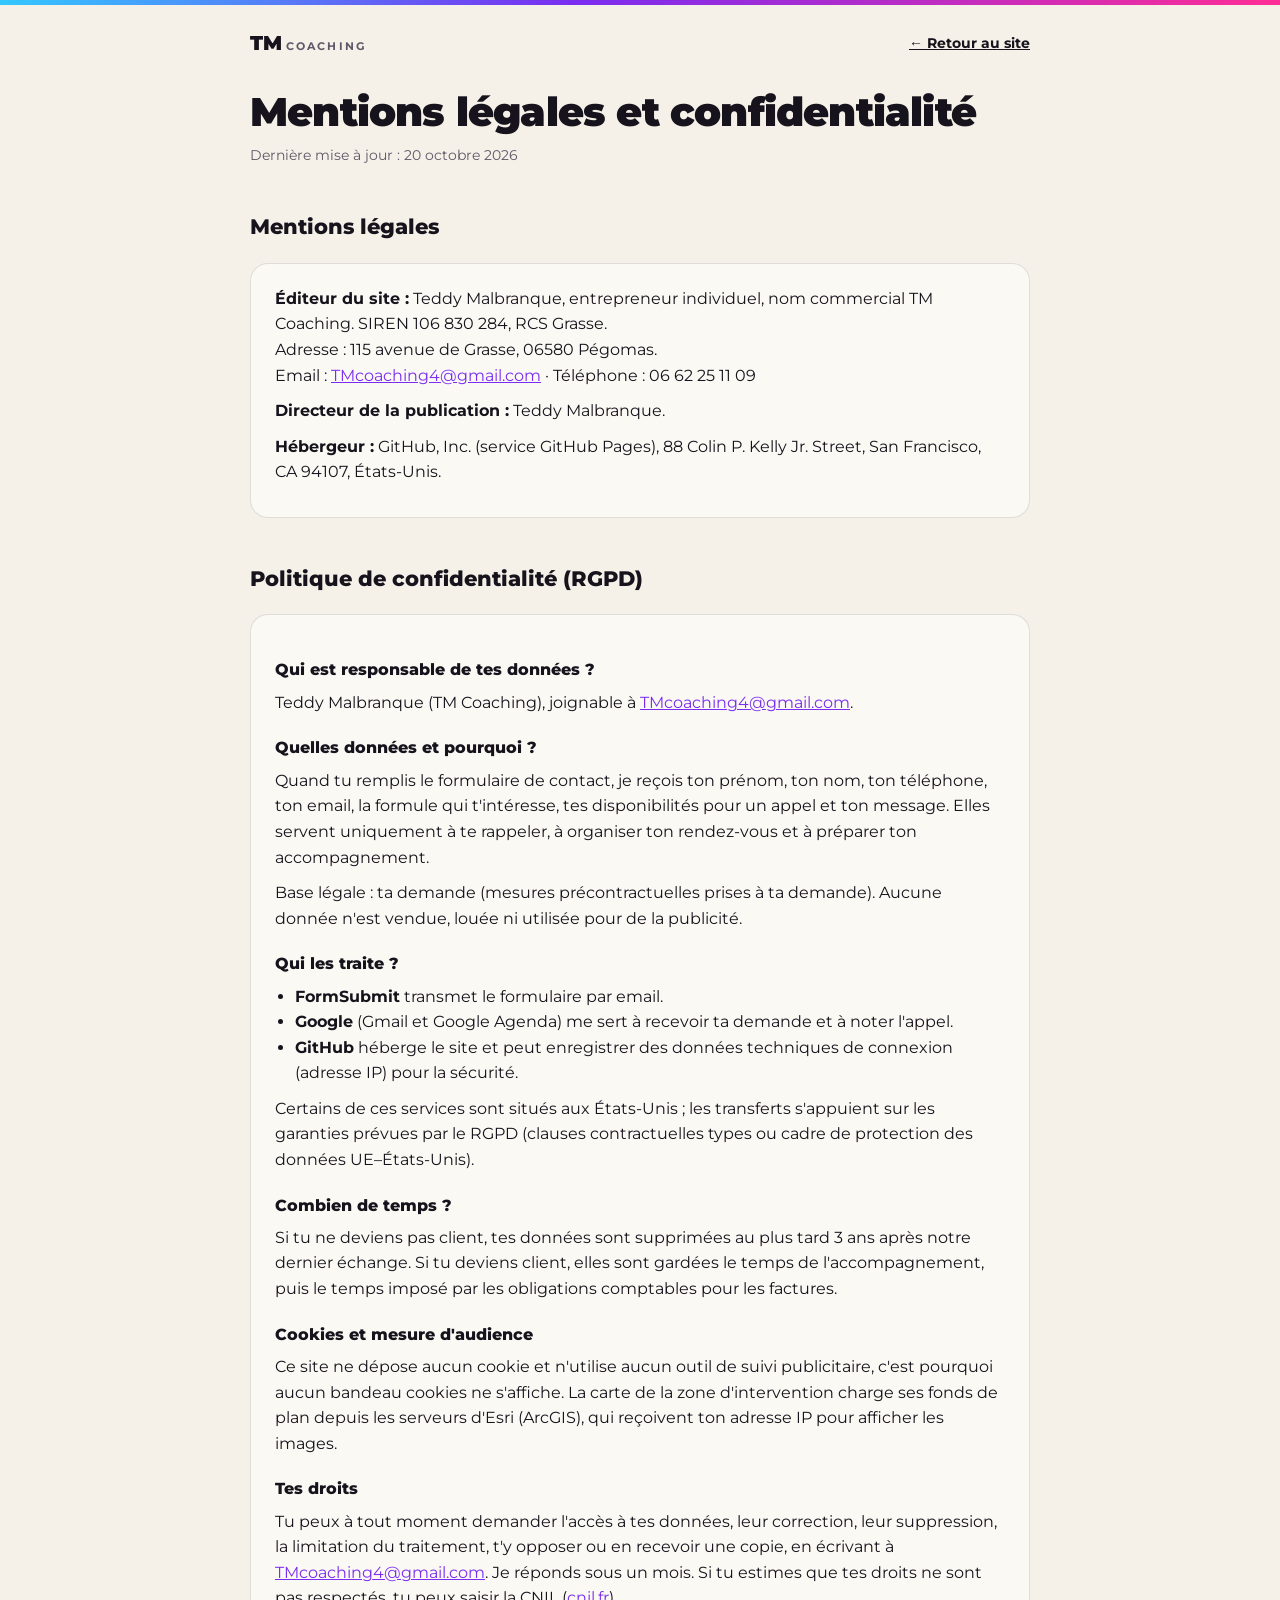
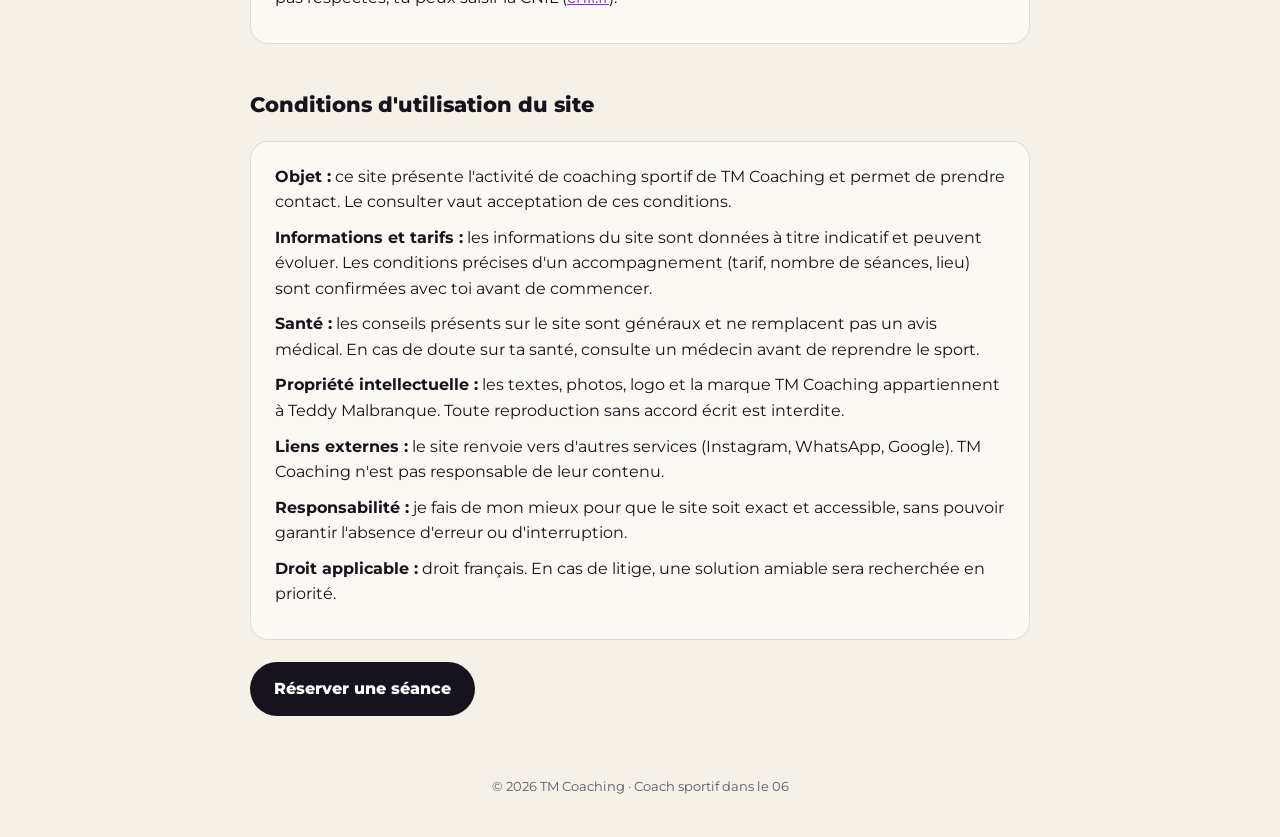
<file: mentions-legales.html>
<!DOCTYPE html>
<html lang="fr">
<head>
<meta charset="UTF-8">
<meta http-equiv="Content-Security-Policy" content="default-src 'self'; script-src 'self' 'unsafe-inline'; style-src 'self' 'unsafe-inline'; img-src 'self' data: https://server.arcgisonline.com; font-src 'self'; connect-src 'self' https://formsubmit.co; form-action https://formsubmit.co mailto:; base-uri 'self'; object-src 'none'; frame-src 'none'">
<meta name="referrer" content="strict-origin-when-cross-origin">
<meta name="viewport" content="width=device-width, initial-scale=1">
<title>Mentions légales et confidentialité | TM Coaching</title>
<meta name="description" content="Mentions légales, politique de confidentialité (RGPD) et conditions d'utilisation du site TM Coaching, coach sportif dans les Alpes-Maritimes.">
<link rel="canonical" href="https://tm-coaching.github.io/mentions-legales.html">
<meta name="theme-color" content="#F5F1E8">
<link rel="icon" href="apple-touch-icon.png">
<link rel="apple-touch-icon" href="apple-touch-icon.png">
<link rel="preload" href="assets/fonts/montserrat.woff2" as="font" type="font/woff2" crossorigin>
<link rel="stylesheet" href="assets/pages.css">
</head>
<body>
<div class="bar"></div>
<header>
  <a class="brand" href="./">TM<small>COACHING</small></a>
  <a class="back" href="./">← Retour au site</a>
</header>
<main>
  <h1>Mentions légales et confidentialité</h1>
  <p class="muted">Dernière mise à jour : 20 octobre 2026</p>

  <h2 id="mentions">Mentions légales</h2>
  <div class="card">
    <p><strong>Éditeur du site :</strong> Teddy Malbranque, entrepreneur individuel, nom commercial TM Coaching. SIREN 106 830 284, RCS Grasse.<br>
    Adresse : 115 avenue de Grasse, 06580 Pégomas.<br>
    Email : <a href="mailto:TMcoaching4@gmail.com">TMcoaching4@gmail.com</a> · Téléphone : 06 62 25 11 09</p>
    <p><strong>Directeur de la publication :</strong> Teddy Malbranque.</p>
    <p><strong>Hébergeur :</strong> GitHub, Inc. (service GitHub Pages), 88 Colin P. Kelly Jr. Street, San Francisco, CA 94107, États-Unis.</p>
  </div>

  <h2 id="confidentialite">Politique de confidentialité (RGPD)</h2>
  <div class="card">
    <h3>Qui est responsable de tes données ?</h3>
    <p>Teddy Malbranque (TM Coaching), joignable à <a href="mailto:TMcoaching4@gmail.com">TMcoaching4@gmail.com</a>.</p>

    <h3>Quelles données et pourquoi ?</h3>
    <p>Quand tu remplis le formulaire de contact, je reçois ton prénom, ton nom, ton téléphone, ton email, la formule qui t'intéresse, tes disponibilités pour un appel et ton message. Elles servent uniquement à te rappeler, à organiser ton rendez-vous et à préparer ton accompagnement.</p>
    <p>Base légale : ta demande (mesures précontractuelles prises à ta demande). Aucune donnée n'est vendue, louée ni utilisée pour de la publicité.</p>

    <h3>Qui les traite ?</h3>
    <ul>
      <li><strong>FormSubmit</strong> transmet le formulaire par email.</li>
      <li><strong>Google</strong> (Gmail et Google Agenda) me sert à recevoir ta demande et à noter l'appel.</li>
      <li><strong>GitHub</strong> héberge le site et peut enregistrer des données techniques de connexion (adresse IP) pour la sécurité.</li>
    </ul>
    <p>Certains de ces services sont situés aux États-Unis ; les transferts s'appuient sur les garanties prévues par le RGPD (clauses contractuelles types ou cadre de protection des données UE–États-Unis).</p>

    <h3>Combien de temps ?</h3>
    <p>Si tu ne deviens pas client, tes données sont supprimées au plus tard 3 ans après notre dernier échange. Si tu deviens client, elles sont gardées le temps de l'accompagnement, puis le temps imposé par les obligations comptables pour les factures.</p>

    <h3>Cookies et mesure d'audience</h3>
    <p>Ce site ne dépose aucun cookie et n'utilise aucun outil de suivi publicitaire, c'est pourquoi aucun bandeau cookies ne s'affiche. La carte de la zone d'intervention charge ses fonds de plan depuis les serveurs d'Esri (ArcGIS), qui reçoivent ton adresse IP pour afficher les images.</p>

    <h3>Tes droits</h3>
    <p>Tu peux à tout moment demander l'accès à tes données, leur correction, leur suppression, la limitation du traitement, t'y opposer ou en recevoir une copie, en écrivant à <a href="mailto:TMcoaching4@gmail.com">TMcoaching4@gmail.com</a>. Je réponds sous un mois. Si tu estimes que tes droits ne sont pas respectés, tu peux saisir la CNIL (<a href="https://www.cnil.fr/fr/plaintes" rel="noopener">cnil.fr</a>).</p>
  </div>

  <h2 id="conditions">Conditions d'utilisation du site</h2>
  <div class="card">
    <p><strong>Objet :</strong> ce site présente l'activité de coaching sportif de TM Coaching et permet de prendre contact. Le consulter vaut acceptation de ces conditions.</p>
    <p><strong>Informations et tarifs :</strong> les informations du site sont données à titre indicatif et peuvent évoluer. Les conditions précises d'un accompagnement (tarif, nombre de séances, lieu) sont confirmées avec toi avant de commencer.</p>
    <p><strong>Santé :</strong> les conseils présents sur le site sont généraux et ne remplacent pas un avis médical. En cas de doute sur ta santé, consulte un médecin avant de reprendre le sport.</p>
    <p><strong>Propriété intellectuelle :</strong> les textes, photos, logo et la marque TM Coaching appartiennent à Teddy Malbranque. Toute reproduction sans accord écrit est interdite.</p>
    <p><strong>Liens externes :</strong> le site renvoie vers d'autres services (Instagram, WhatsApp, Google). TM Coaching n'est pas responsable de leur contenu.</p>
    <p><strong>Responsabilité :</strong> je fais de mon mieux pour que le site soit exact et accessible, sans pouvoir garantir l'absence d'erreur ou d'interruption.</p>
    <p><strong>Droit applicable :</strong> droit français. En cas de litige, une solution amiable sera recherchée en priorité.</p>
  </div>

  <a class="btn" href="./#contact">Réserver une séance</a>
</main>
<footer>© 2026 TM Coaching · Coach sportif dans le 06</footer>
</body>
</html>
</file>
<file: assets/pages.css>
@font-face{font-family:'Montserrat';font-style:normal;font-display:swap;font-weight:100 900;src:url(fonts/montserrat.woff2) format('woff2');}
:root{--cream:#F5F1E8;--card:#FBF9F4;--ink:#16131C;--muted:#5F5868;--line:rgba(22,19,28,.12);--grad:linear-gradient(120deg,#33C8FF,#7A2CF0 45%,#FF2D95);}
*{box-sizing:border-box;margin:0;padding:0;}
body{font-family:'Montserrat',-apple-system,BlinkMacSystemFont,'Segoe UI',sans-serif;background:var(--cream);color:var(--ink);line-height:1.65;font-size:15.5px;}
.bar{height:5px;background:var(--grad);}
header{max-width:820px;margin:0 auto;padding:22px 20px 0;display:flex;justify-content:space-between;align-items:center;gap:12px;}
.brand{font-weight:900;font-size:20px;text-decoration:none;color:var(--ink);letter-spacing:-.01em;}
.brand small{font-size:11px;font-weight:700;letter-spacing:.2em;margin-left:4px;color:var(--muted);}
.back{font-weight:700;font-size:14px;color:var(--ink);}
main{max-width:820px;margin:0 auto;padding:30px 20px 60px;}
h1{font-size:clamp(28px,5vw,40px);font-weight:900;letter-spacing:-.02em;line-height:1.1;margin-bottom:10px;}
h2{font-size:21px;font-weight:800;margin:38px 0 10px;padding-top:6px;scroll-margin-top:20px;}
h3{font-size:16px;font-weight:800;margin:20px 0 6px;}
p,ul{margin-bottom:10px;}ul{padding-left:20px;}
a{color:#7A2CF0;}
.card{background:var(--card);border:1px solid var(--line);border-radius:18px;padding:22px 24px;margin-top:18px;}
.muted{color:var(--muted);font-size:13.5px;}
.btn{display:inline-block;margin-top:22px;padding:14px 24px;border-radius:999px;background:var(--ink);color:#fff;font-weight:800;text-decoration:none;}
footer{text-align:center;color:var(--muted);font-size:13px;padding:0 20px 40px;}
</file>
